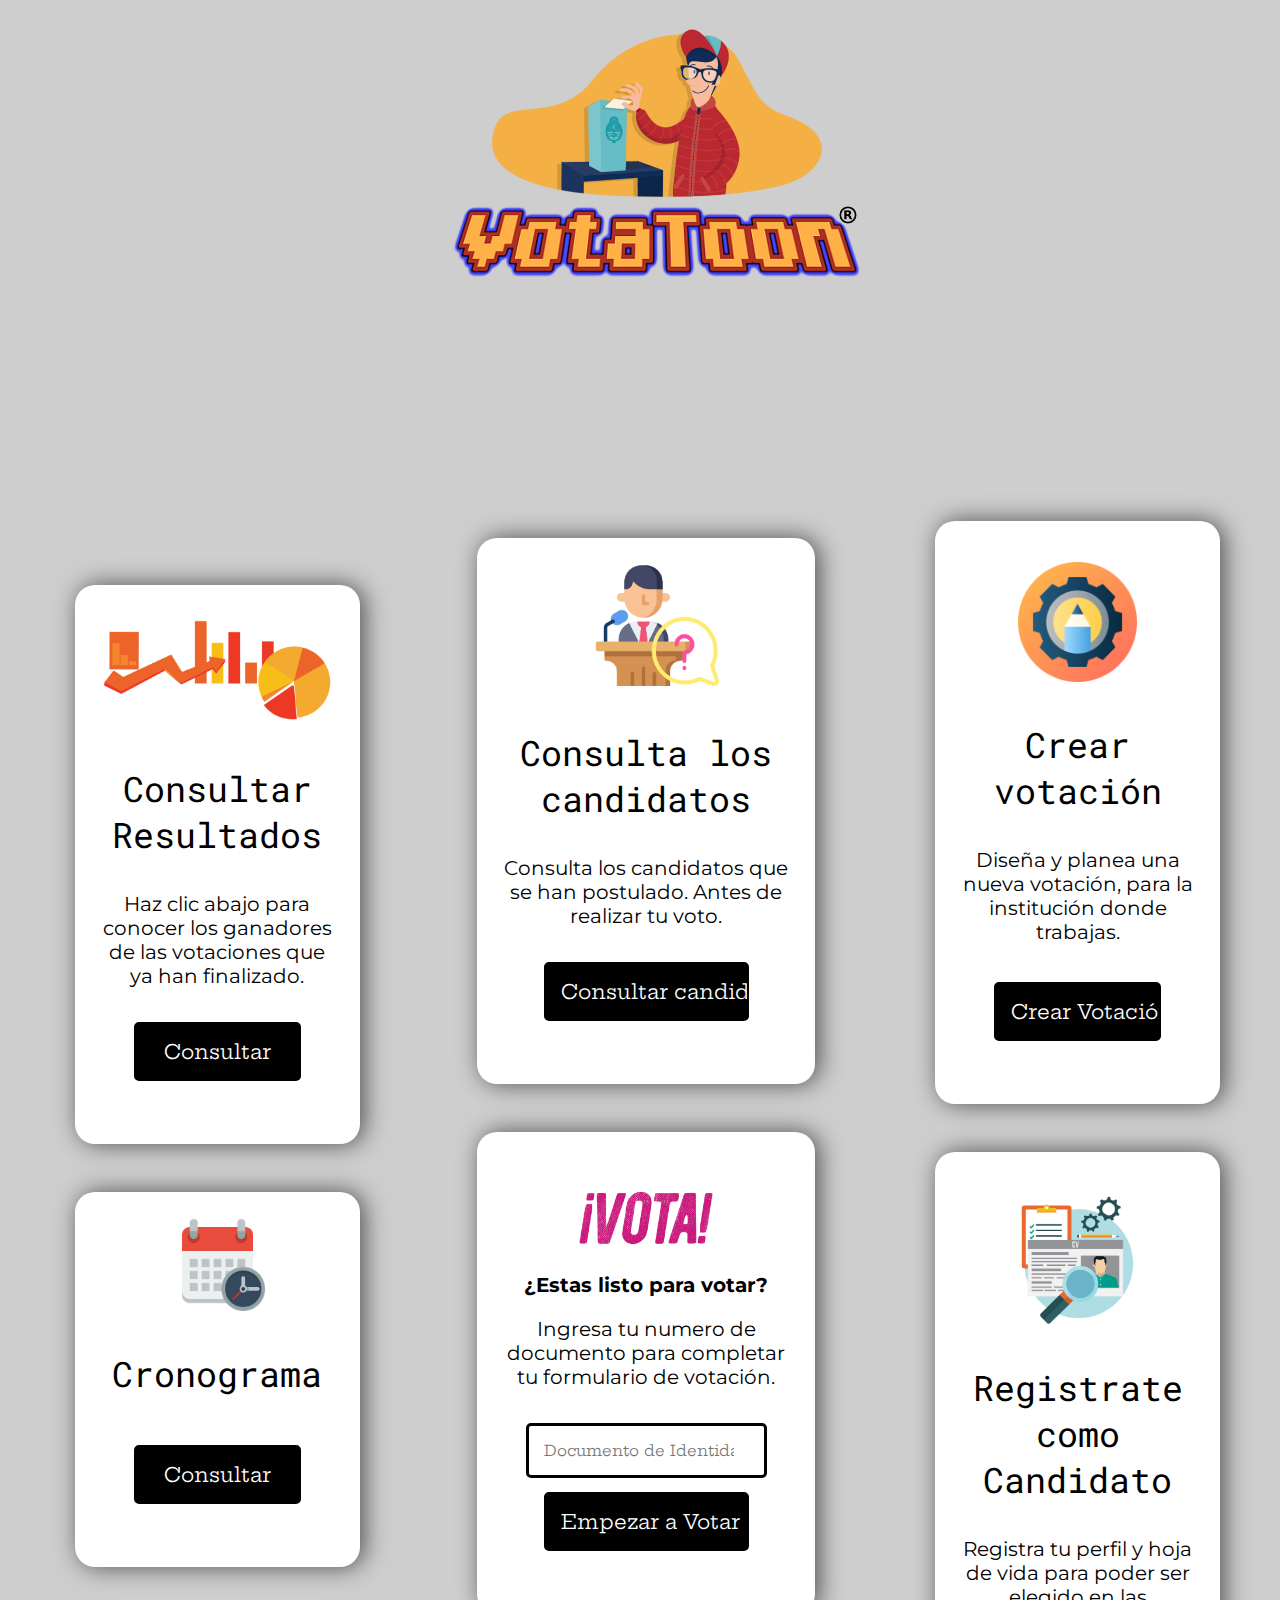
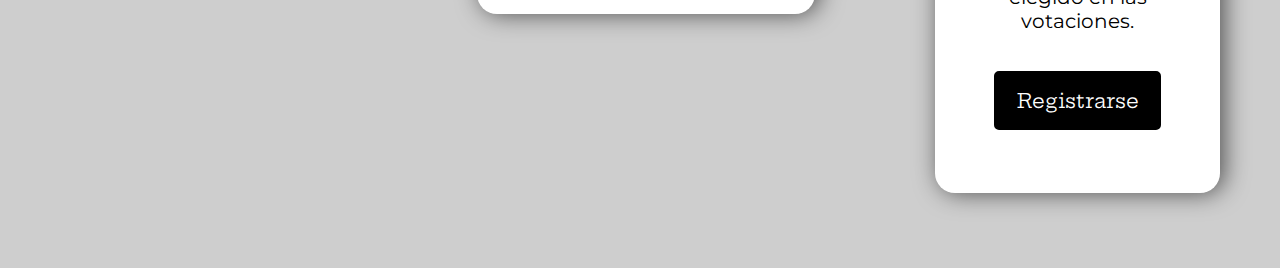
<file: index.html>
<!DOCTYPE html>
<html>
<head>
	<meta charset="UTF-8"/>
	<title>VotaToon</title>
	<link rel="stylesheet" type="text/css" href="estilos.css">
</head>
<body class="bodyStyle">
<div align="center">
<img src="imagenes/headerLastR.png" id="header" align="center">
</div>
<div>
	<table id="home">
		<tr id="general">
			<td id="left">
				<table id="estiloSombra" align="center">
					<tr id="general" align="center">
						<td id="general">
							<center><img src="imagenes/resultado.png" id="resultado"></center>
							<p id="titulos">Consultar Resultados</p>
							<p id="textos">Haz clic abajo para conocer los ganadores de las votaciones que ya han finalizado.</p>
						</td>
					</tr>
					<form method="post">
					
					<tr id="general" align="center">
						<td id="general">
							<input type="submit" name="" value="Consultar" id="submit">

						</td>
					</tr>
					<tr>
						<td>
							<br>
							<br>
						</td>
					</tr>
					</form>
				</table>

				<br>
				<table id="estiloSombra" align="center">
					<tr id="general" align="center">
						<td id="general">
							<center><img src="imagenes/calendario.png" id="calendario"></center>
							<p id="titulos">Cronograma</p>
							<p id="textos"></p>
						</td>
					</tr>
					<form method="post" action="Calendario/cronograma.html">
					
					<tr id="general" align="center">
						<td id="general">
							<input type="submit" name="" value="Consultar" id="submit">

						</td>
					</tr>
					<tr>
						<td>
							<br>
							<br>
						</td>
					</tr>
					</form>
				</table>				
			</td>

			<td id="central">	
				<table id="estiloSombra" align="center">
					<tr id="general" align="center">
						<td id="general">
							<img src="imagenes/candidato.png" id="center">
						</td>
					</tr>
					<tr id="general" align="center">
						<td id="generalPadding">
							<p id="titulos">Consulta los candidatos</p>
							<p id="textos">Consulta los candidatos que se han postulado. Antes de realizar tu voto.</p>
						</td>
					</tr>
					<form method="post" action="verCandidato/candidatoprueba.php">
					<tr id="general" align="center">
						<td id="general">
							<input type="submit" name="" value="Consultar candidatos" id="submit">
						</td>
					</tr>
					<tr>
						<td>
							<br>
							<br>
						</td>
					</tr>
					</form>
				</table>

				<table id="estiloSombra" align="center">
					<tr id="general" align="center">
						<td id="general">
							<br>
							<br>
							<img src="imagenes/votar.png" id="center">
						</td>
					</tr>
					<br>
					<tr id="general" align="center">
						<td id="generalPadding">
							<p id="textos"><b>¿Estas listo para votar?</b></p>
							<p id="textos">Ingresa tu numero de documento para completar tu formulario de votación.</p>
						</td>
					</tr>
					<form method="post" action="Formulario_Votacion/Formulario_Votacion.php">
					<tr id="general" align="center">
						<td id="general">
							<input type="number" name="documento" placeholder="Documento de Identidad" required="true" id="texto">

						</td>
					</tr>
					<tr id="general" align="center">
						<td id="general">
							<input type="submit" name="" value="Empezar a Votar" id="submit">
						</td>
					</tr>
					<tr>
						<td>
							<br>
							<br>
						</td>
					</tr>
					</form>
				</table>
			</td>
			<td id="right">
				<br>
				<br>
				<br>
				<br>
				<br>
				<br>
				<br>
				<br>
				<br>
				<table id="estiloSombra" align="center">
					<tr id="general" align="center">
						<td id="general">
							<br>
							<center><img src="imagenes/crear.png" id="crear"></center>
							<p id="titulos">Crear votación</p>
							<p id="textos">Diseña y planea una nueva votación, para la institución donde trabajas.</p>
						</td>
					</tr>
					<tr id="general" align="center">
						<td id="general">
							
						</td>
					</tr>
					<form method="post" action="Crear_Votacion/Crear_Votacion.php">
					<tr id="general" align="center">
						<td id="general">
							<input type="submit" name="" value="Crear Votación" id="submit">
						</td>
					</tr>
					<tr>
						<td>
							<br>
							<br>
						</td>
					</tr>
					</form>
				</table>
				<br>

				<table id="estiloSombra" align="center">
					<tr id="general" align="center">
						<td id="general">
							<br>
							<center><img src="imagenes/personero.png" id="crear"></center>
							<p id="titulos">Registrate como Candidato</p>
							<p id="textos">Registra tu perfil y hoja de vida para poder ser elegido en las votaciones.</p>
						</td>
					</tr>
					<tr id="general" align="center">
						<td id="general">
						</td>
					</tr>
					<form method="post" action="registrarCandidato/registrarPrueba.php">
					<tr id="general" align="center">
						<td id="general">
							<input type="submit" name="" value="Registrarse" id="submit">
						</td>
					</tr>
					<tr>
						<td>
							<br>
							<br>
						</td>
					</tr>
					</form>
				</table>
			</td>
		</tr>
	</table>
</div>

</body>
</html>

<!--

// https://www.color-hex.com/color-palette/84440
// https://www.color-hex.com/color-palette/84439

-->
</file>
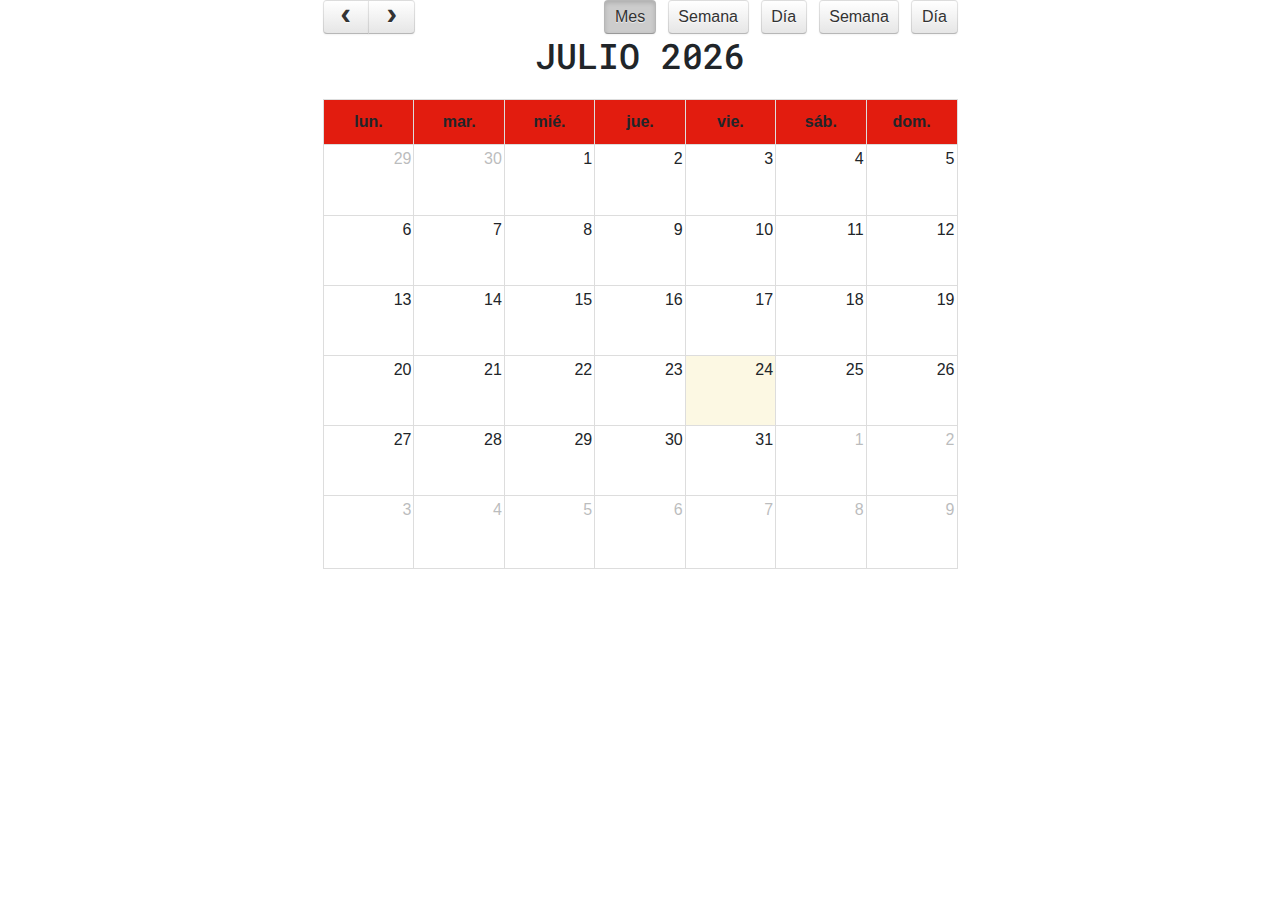
<file: Calendario/cronograma.html>
<!DOCTYPE html>
<html lang="es">
   <head>
      <meta charset="utf-8">
      <meta name="viewport" content="width=device-width, initial-scale=1.0" >
      <meta http-equiv="X-UA-Compatible" content="ie=edge">
      <title>CALENDARIO</title>
      <link rel="stylesheet" href="../estilos.css">
      <link rel="stylesheet" href="https://maxcdn.bootstrapcdn.com/bootstrap/4.0.0/css/bootstrap.min.css">
      <script src="js/jquery.min.js"></script>
      <script src="js/moment.min.js"></script>

      <link rel="stylesheet" href="css/fullcalendar.min.css">
      <script src="js/fullcalendar.min.js"></script>
      <script src="js/es.js"></script>

      <script src="js/bootstrap-clockpicker.js"></script>
      <link rel="stylesheet" href="css/bootstrap-clockpicker.css">

      <script src="https://cdnjs.cloudflare.com/ajax/libs/popper.js/1.12.9/umd/popper.min.js"></script>
      <script src="https://maxcdn.bootstrapcdn.com/bootstrap/4.0.0/js/bootstrap.min.js"></script>

      <style>
        
          .fc th{
            padding: 10px 0px;
            vertical-align: middle;
            background: #e21c0f;
          }

          h2{
            font-family: 'Roboto Mono', monospace;
            font-size: 35px;
            text-transform: uppercase;
          }

      </style>

   </head>
   <body>
     <div class="container">
         <div class="row">
            <div class="col"></div>
            <div class="col-7"> <div id="Calendario"></div> </div>
            <div class="col"></div>
         </div>
     </div>
      
      
      <script>
            $(document).ready(function(){
                $('#Calendario').fullCalendar({
                    header:{
                        left:'roday,prev,next',
                        center:'title',
                        right:'month, basicWeek, basicDay, agendaWeek, agendaDay'
                    },
                    dayClick: function(date,jsEvent,view){

                        limpiarFormulario();                     
                        $('#txtFecha').val(date.format());
                        $("#ModalEventos").modal();
                        
                        
                    },    

                    events:'http://localhost:10080/VotaToon/Calendario/eventos.php',

                    eventClick:function(calEvent,jsEvent,view){

                        // H2
                        $('#tituloEvento').html(calEvent.title);
                        //Muestra la información del evento en los inputs
                        $('#txtDescripcion').val(calEvent.descripcion);
                        $('#txtID').val(calEvent.id);
                        $('#txtTitulo').val(calEvent.title);
                        $('#txtColor').val(calEvent.Color);

                        FechaHora= calEvent.start._i.split(" ");
                        $('#txtFecha').val(FechaHora[0]);
                        $('#txtHora').val(FechaHora[1]);


                        $("#ModalEventos").modal();
                    }
                   
                    
                });                             
            });
          
       </script>


        <!-- Modal (Agregar, Modificar, Eliminar) -->
        <div class="modal fade" id="ModalEventos" tabindex="-1" role="dialog" aria-labelledby="exampleModalLabel" aria-hidden="true">
          <div class="modal-dialog" role="document">
            <div class="modal-content">
              <div class="modal-header">
                <h5 class="modal-title" id="tituloEvento"></h5>
                <button type="button" class="close" data-dismiss="modal" aria-label="Close">
                  <span aria-hidden="true">&times;</span>
                </button>
              </div>
              <div class="modal-body">

                <input type="hidden" id="txtID" name="txtID"><br/>

                <input type="hidden" id="txtFecha" name="txtFecha"/>

                <div class="form-row">
                  <div class="form-group col-md-8">
                      <label>Título del evento:</label>
                      <input type="text" id="txtTitulo" class="form-control" placeholder="Título del Evento">
                  </div>

                  <div class="form-group col-md-4">
                      <label>Hora del evento:</label>

                      <div class="input-groupo clockpicker" data-autoclose="true">
                          <input type="text" id="txtHora" value="00:00" class="form-control"/>          
                      </div>
                      
                  </div>                  
                  
                </div>

                <div class="form-group">
                    <label>Descripción del evento:</label>
                    <textarea id="txtDescripcion" rows="3" class="form-control"></textarea>
                </div>

                <div class="form-group">
                    <label>Color:</label>
                    <input type="Color" value="#ff0000" id="txtColor" class="form-control" style="height:36px">
                </div>



              </div>
              <div class="modal-footer">
               
                <button type="button" id="btnAgregar" class="btn btn-success">Agregar</button>
                <button type="button" id="btnModificar" class="btn btn-success">Modificar</button>
                <button type="button" id="btnEliminar" class="btn btn-danger">Borrar</button>
                <button type="button" class="btn btn-default" data-dismiss="modal">Cancelar</button>
                
              </div>
            </div>
          </div>
        </div>

        <script>
          var NuevoEvento;

          $('#btnAgregar').click(function(){
            RecolectarDatosGUI();
            EnviarInformacion('agregar',NuevoEvento);   
          });
          $('#btnEliminar').click(function(){
            RecolectarDatosGUI();
            EnviarInformacion('eliminar',NuevoEvento);   
          });
          $('#btnModificar').click(function(){
            RecolectarDatosGUI();
            EnviarInformacion('modificar',NuevoEvento);   
          });

          btnModificar


          function RecolectarDatosGUI(){
            NuevoEvento={
              id: $('#txtID').val(),
              title: $('#txtTitulo').val(),
              descripcion:$('#txtDescripcion').val(),
              start:$('#txtFecha').val()+" "+ $('#txtHora').val(),
              endi:$('#txtFecha').val()+" "+ $('#txtHora').val(),
              color: $('#txtColor').val(),
              textColor:"#FFFFFF"
              
            };
          }
          function EnviarInformacion(accion,objEvento){
            $.ajax({

              type:'POST',
              url:'http://localhost:10080/VotaToon/Calendario/eventos.php?accion='+accion,
              data:objEvento,
              success:function(msg){
                if(msg){
                  $('#Calendario').fullCalendar('refetchEvents');
                  $("#ModalEventos").modal('toggle');
                }
              },

              error:function(){
                alert("Hay un error ... ");
              }


            });
          }

          $('.clockpicker').clockpicker();
          function limpiarFormulario(){

            $('#txtID').val('');
            $('#txtTitulo').val('');
            $('#txtColor').val('');
            $('#txtDescripcion').val('');

          }

        </script>
       
   </body>   
    
    
</html>
</file>
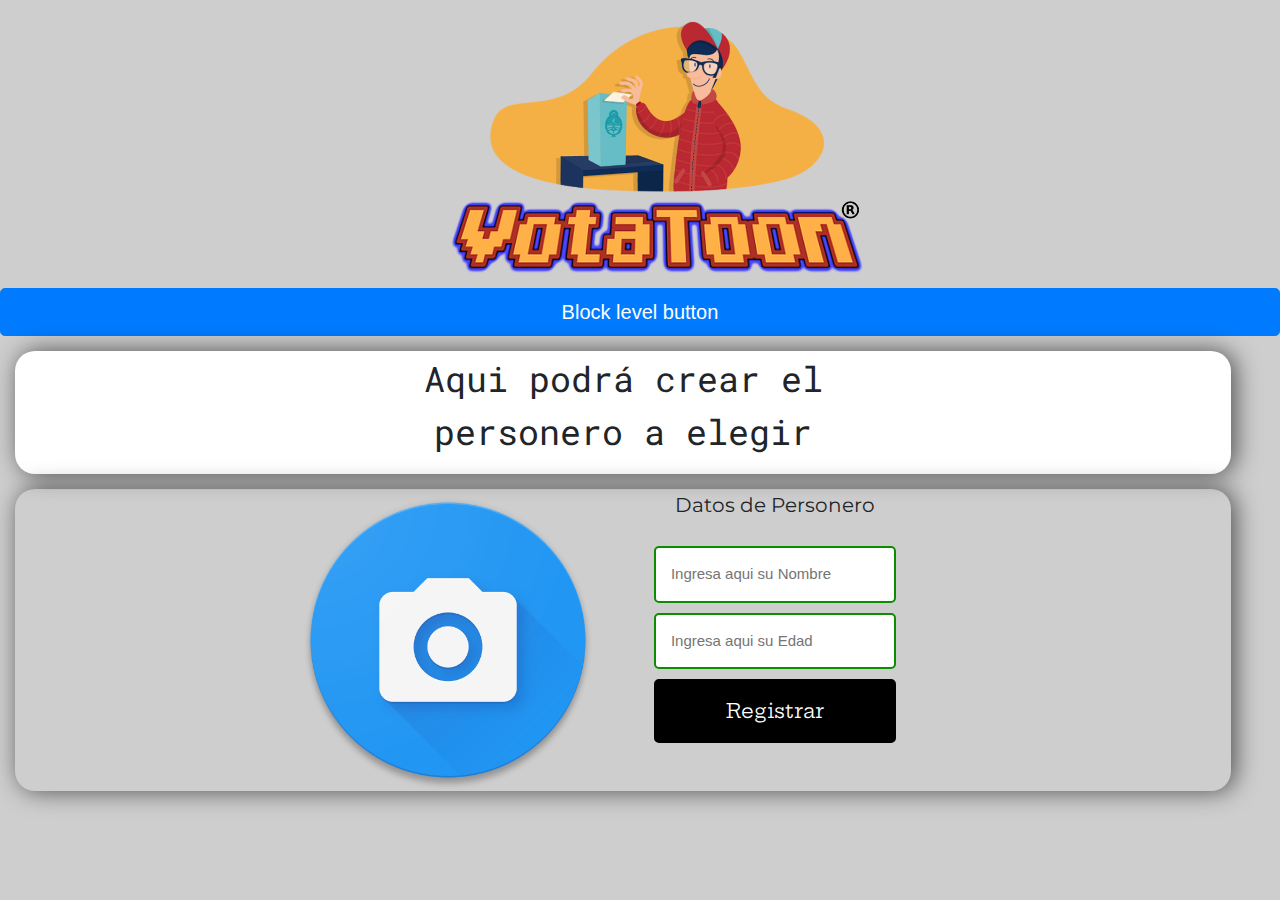
<file: Crear_Personero/Crear_Personero.html>
<!DOCTYPE html>
<html>
<head>
	<meta charset="UTF-8"/>
	<title>Crear Personero</title>
	<link rel="stylesheet" type="text/css" href="../estilos.css">
	<link href="https://stackpath.bootstrapcdn.com/bootstrap/4.3.1/css/bootstrap.min.css" rel="stylesheet" integrity="sha384-ggOyR0iXCbMQv3Xipma34MD+dH/1fQ784/j6cY/iJTQUOhcWr7x9JvoRxT2MZw1T" crossorigin="anonymous">

</head>
<body class="bodyStyle">
<div align="center">
<img src="../imagenes/headerLastR.png" id="header" align="center">
</div>

<button type="button" class="btn btn-primary btn-lg btn-block">Block level button</button>
<div>
	<table id="estiloSombra" align="center">
		<tr id="general" align="center">
			<td id="left">
				
			</td>
			<td>
				<p id="titulos">Aqui podrá crear el personero a elegir</p>
			</td>
			<td id="right">
				
			</td>
		</tr>
	</table>
	<table id="estiloSombratransparente">
		
		<tr id="general">
			<td id="left1-1">
				
			</td>
			<td id="center1-2" align="center" >
				<img src="../imagenes/subirfoto.png" height="300px" width="300px" align="center">
			</td>
			<td></td>
			<td id="central1-3" align="center">
				<p align="center" id="textos">Datos de Personero</p>
				<form action="/action_page.php" id="formulariocrearvotacion">
					<input type="text" name="nombrepersonero" id="nombrepersonero" placeholder="Ingresa aqui su Nombre" class="cajasregistropersonero" required="true"><br>
					<input type="text" name="Edad" id="Edad" placeholder="Ingresa aqui su Edad" class="cajasregistropersonero" required="true">
	  				<input type="submit" name="" value="Registrar" id="submit">
				</form>				
			</td>
			<td id="right1-4">
				
			</td>
		</tr>


<!-- 		<tr id="general">
			<td id="left">
				<table id="estiloSombra" align="center" border="1">
					<tr id="general" align="center">
						<td id="general">
							<center><img src="../imagenes/resultado.png" id="resultado"></center>
							<p id="titulos">Consultar Resultados</p>
							<p id="textos">Haz clic abajo para conocer los ganadores de las votaciones que ya han finalizado.</p>
						</td>
					</tr>
					<form method="post">
					
					<tr id="general" align="center">
						<td id="general">
							<input type="submit" name="" value="Consultar" id="submit1">

						</td>
					</tr>
					<tr>
						<td>
							<br>
							<br>
						</td>
					</tr>
					</form>
				</table>				
			</td>

			<td id="central">
				<table id="estiloSombra" align="center">
					<tr id="general" align="center">
						<td id="general">
							<br>
							<br>
							<img src="../imagenes/votar.png" id="center">
						</td>
					</tr>
					<br>
					<tr id="general" align="center">
						<td id="generalPadding">
							<p id="textos"><b>¿Estas listo para votar?</b></p>
							<p id="textos">Ingresa tu numero de documento para completar tu formulario de votación.</p>
						</td>
					</tr>
					<form method="post">
					<tr id="general" align="center">
						<td id="general">
							<input type="number" name="documento" placeholder="Documento de Identidad" required="true" id="texto">

						</td>
					</tr>
					<tr id="general" align="center">
						<td id="general">
							<input type="submit" name="" value="Empezar a Votar" id="submit">
						</td>
					</tr>
					<tr>
						<td>
							<br>
							<br>
						</td>
					</tr>
					</form>
				</table>
				<table id="estiloSombra" align="center">
					<tr id="general" align="center">
						<td id="general">
							<br>
							<br>
							<img src="../imagenes/votar.png" id="center">
						</td>
					</tr>
					<br>
					<tr id="general" align="center">
						<td id="generalPadding">
							<p id="textos"><b>¿Estas listo para votar?</b></p>
							<p id="textos">Ingresa tu numero de documento para completar tu formulario de votación.</p>
						</td>
					</tr>
					<form method="post">
					<tr id="general" align="center">
						<td id="general">
							<input type="number" name="documento" placeholder="Documento de Identidad" required="true" id="texto" autofocus="true">
							
						</td>
					</tr>
					<tr id="general" align="center">
						<td id="general">
							<input type="submit" name="" value="Empezar a Votar" id="submit">
						</td>
					</tr>
					<tr>
						<td>
							<br>
							<br>
						</td>
					</tr>
					</form>
				</table>
			</td>
			<td id="right">
				<table id="estiloSombra" align="center">
					<tr id="general" align="center">
						<td id="general">
							<br>
							<center><img src="../imagenes/crear.png" id="crear"></center>
							<p id="titulos">Crear votación</p>
							<p id="textos">Diseña y planea una nueva votación, para la institución donde trabajas.</p>
						</td>
					</tr>
					<tr id="general" align="center">
						<td id="general">
							
						</td>
					</tr>
					<form method="post">
					<tr id="general" align="center">
						<td id="general">
							<input type="submit" name="" value="Crear Votación" id="submit2">
						</td>
					</tr>
					<tr>
						<td>
							<br>
							<br>
						</td>
					</tr>
					</form>
				</table>
			</td>
		</tr> -->
	</table>
</div>

</body>
</html>

<!--

// https://www.color-hex.com/color-palette/84440
// https://www.color-hex.com/color-palette/84439

-->
</file>
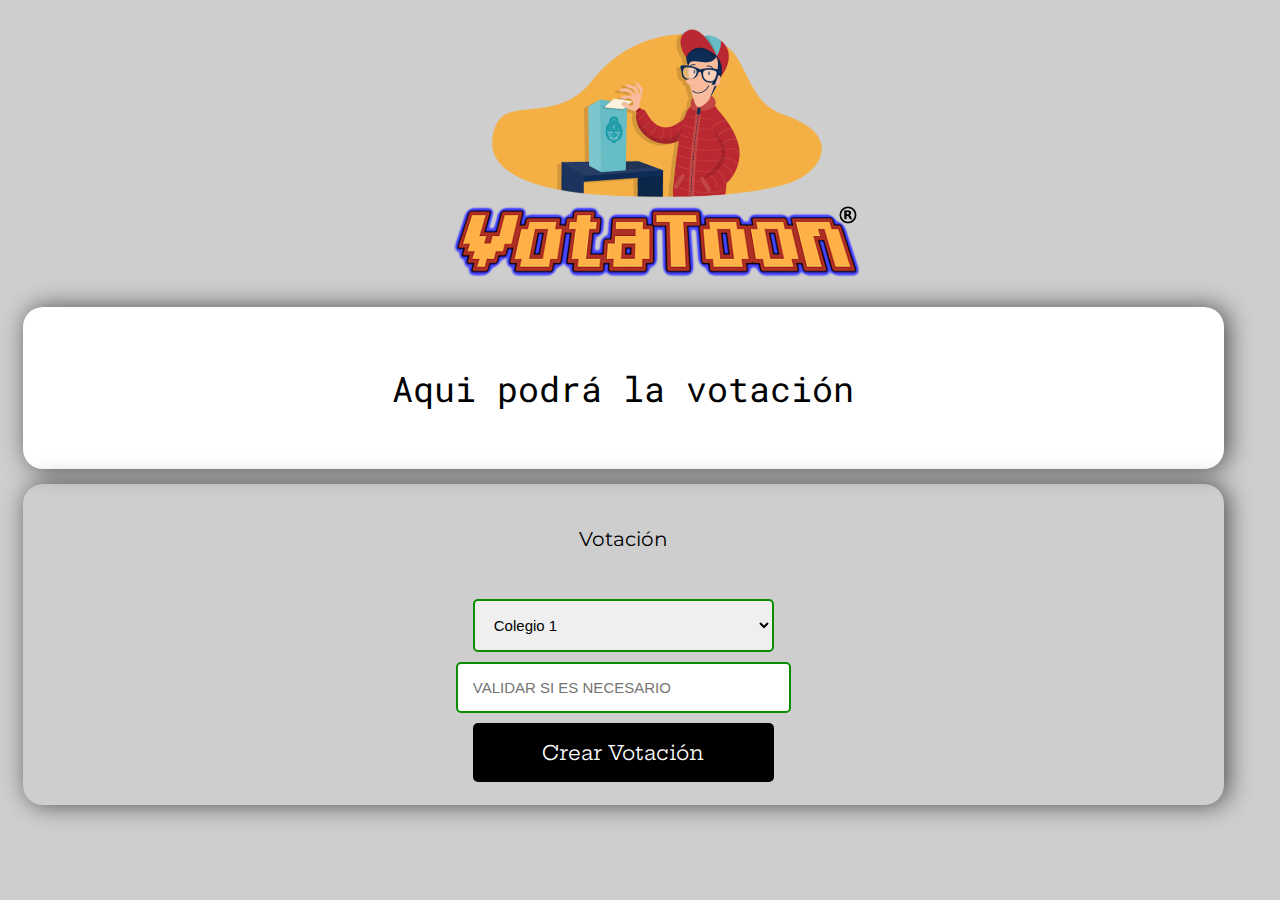
<file: Crear_Votacion/Crear_Votacion.html>
<!DOCTYPE html>
<html>
<head>
	<meta charset="UTF-8"/>
	<title>Crear Votación</title>
	<link rel="stylesheet" type="text/css" href="../estilos.css">
</head>
<body class="bodyStyle">
<div align="center">
<img src="../imagenes/headerLastR.png" id="header" align="center">
</div>
<div>
	<table id="estiloSombra" align="center">
		<tr id="general" align="center">
			<td id="left">
				
			</td>
			<td>
				<p id="titulos">Aqui podrá la votación</p>
			</td>
			<td id="right">
				
			</td>
		</tr>
	</table>
	<table id="estiloSombratransparente">
		
		<tr id="general">
			<td id="left1-1">
				
			</td>
			<td id="central1-3" align="center">
				<p align="center" id="textos">Votación</p>

	<br>				
				<select name="colegio" class="cajasregistropersonero" form="formulariocrearvotacion">
					<option value="Colegio 1" class="cajasregistropersonero">Colegio 1</option>
					<option value="Colegio 2" class="cajasregistropersonero">Colegio 2</option>
				</select>
				<input type="text" name="NNNN" id="NNNN" placeholder="VALIDAR SI ES NECESARIO" class="cajasregistropersonero" required="true"><!-- Validar si es necesario -->
				<form action="/action_page.php" id="formulariocrearvotacion">
	  				<input type="submit" name="" value="Crear Votación" id="submit">
				</form>
			</td>
			<td id="right1-4">
				
			</td>
		</tr>
	</table>
</div>

</body>
</html>
</file>
<file: estilos.css>
@import url('https://fonts.googleapis.com/css?family=Hepta+Slab&display=swap');
@import url('https://fonts.googleapis.com/css?family=Source+Sans+Pro&display=swap');
@import url('https://fonts.googleapis.com/css?family=Montserrat&display=swap');
@import url('https://fonts.googleapis.com/css?family=Roboto+Mono&display=swap');

.bodyStyle {
  background-color: #cecece; 
}

.botoncontacto
{background-image: url(imagenes/votar.png); width: 100%; height: 100%; border-width: 0}

table#estiloSombra {
  width: 95%;
	align-content: center;
  padding: 20px;
  margin: 15px;
  background-color: white;
  border-radius: 20px;

	-webkit-box-shadow: 4px 0px 25px 0px rgba(0,0,0,0.62);
	-moz-box-shadow: 4px 0px 25px 0px rgba(0,0,0,0.62);
	box-shadow: 4px 0px 25px 0px rgba(0,0,0,0.62);
}

table#estiloSombraFormulario {
  background-color: #d8d8d8;
  width: 60%;
  align-content: center;
  padding: 20px;
  margin: 15px;
  border-radius: 20px;

  -webkit-box-shadow: 4px 0px 25px 0px rgba(0,0,0,0.62);
  -moz-box-shadow: 4px 0px 25px 0px rgba(0,0,0,0.62);
  box-shadow: 4px 0px 25px 0px rgba(0,0,0,0.62);
}

table#estiloSombratransparente {
  width: 95%;
  align-content: center;
  padding: 20px;
  margin: 15px;
  border-radius: 20px;
  -webkit-box-shadow: 4px 0px 25px 0px rgba(0,0,0,0.62);
  -moz-box-shadow: 4px 0px 25px 0px rgba(0,0,0,0.62);
  box-shadow: 4px 0px 25px 0px rgba(0,0,0,0.62);
}

table#home {
  width: 100%;
}

img#header {
  width: 40%;
}

img#pdf {
  width: 10%;
}

img#hins {
  width: 80%;
}

img#calendario {
  width: 40%;
}

img#crear {
  width: 50%;
}

img#center {
  width: 50%;
}

img#resultado {
  width: 100%;
}

tr#general {
  width: 95%;
}

td#central {
  width: 25%;
  padding: 50px;
}

td#mitad{
  width: 50%;
  padding: 30px;
}


td#error {
  width: 80%;
  padding: 15px;
}

td#left {
  width: 25%;
  padding: 50px;
}

td#right {
  width: 25%;
  padding: 50px;
}

td#left1-1 {
  width: 25%;
}

td#central1-2 {
  width: 20%;
  background-color: white;
  align-content: center;
  padding: 20px;
  margin: 15px;
  background-color: white;
  border-radius: 20px;

  -webkit-box-shadow: 4px 0px 25px 0px rgba(0,0,0,0.62);
  -moz-box-shadow: 4px 0px 25px 0px rgba(0,0,0,0.62);
  box-shadow: 4px 0px 25px 0px rgba(0,0,0,0.62);
}

td#central1-3 {
  width: 30%;
  vertical-align: text-top;
}

td#right1-4 {
  width: 25%;
}



//Grid 
.item1 { grid-area: header; }
.item2 { grid-area: menu; }
.item3 { grid-area: main; }
.item4 { grid-area: right; }
.item5 { grid-area: footer; }

.grid-container {
  display: grid;
  grid-template-areas:
    'header header header header header header'
    'main main main main right right'
    'menu footer footer footer footer footer';
  grid-gap: 10px;
  background-color: #2196F3;
  padding: 10px;
}

.grid-container > div {
  background-color: rgba(255, 255, 255, 0.8);
  text-align: center;
  padding: 20px 0;
  font-size: 30px;
}

p#textos {
  font-family: 'Montserrat', sans-serif;
  font-size: 20px;
}

p#titulos {
  font-family: 'Roboto Mono', monospace;
  font-size: 35px;
}

input#texto {
    margin-top: 10px;
    padding: 15px;
    width: 70%;
    font-size: 15px;
    font-family: 'Hepta Slab', serif;
    border: 3px solid black;
    border-radius: 5px;
}

input#submit {
    margin-top: 10px;
    padding: 15px;
    width: 70%;
    font-size: 20px;
    font-family: 'Hepta Slab', serif;
    background-color: black;
    border: 2px solid black;
    border-radius: 5px;
    border-radius: 5px;
    color: white;
    
    
}

input#submit:hover {
    margin-top: 10px;
    padding: 15px;
    width: 70%;
    font-size: 20px;
    font-family: 'Hepta Slab', serif;
    border: 2px solid black;
    border-radius: 5px;
    border-radius: 5px;
    border: 2px solid black;
    background-color: #d0cfcf;
    color: black;
    
}

.cajasregistropersonero {
  margin-top: 10px;
  padding: 15px;
  width: 70%;
  font-size: 15px;
  font-family: 'Raleway', sans-serif;
  border: 2px solid #0C8D00;
  border-radius: 5px;
}
</file>
